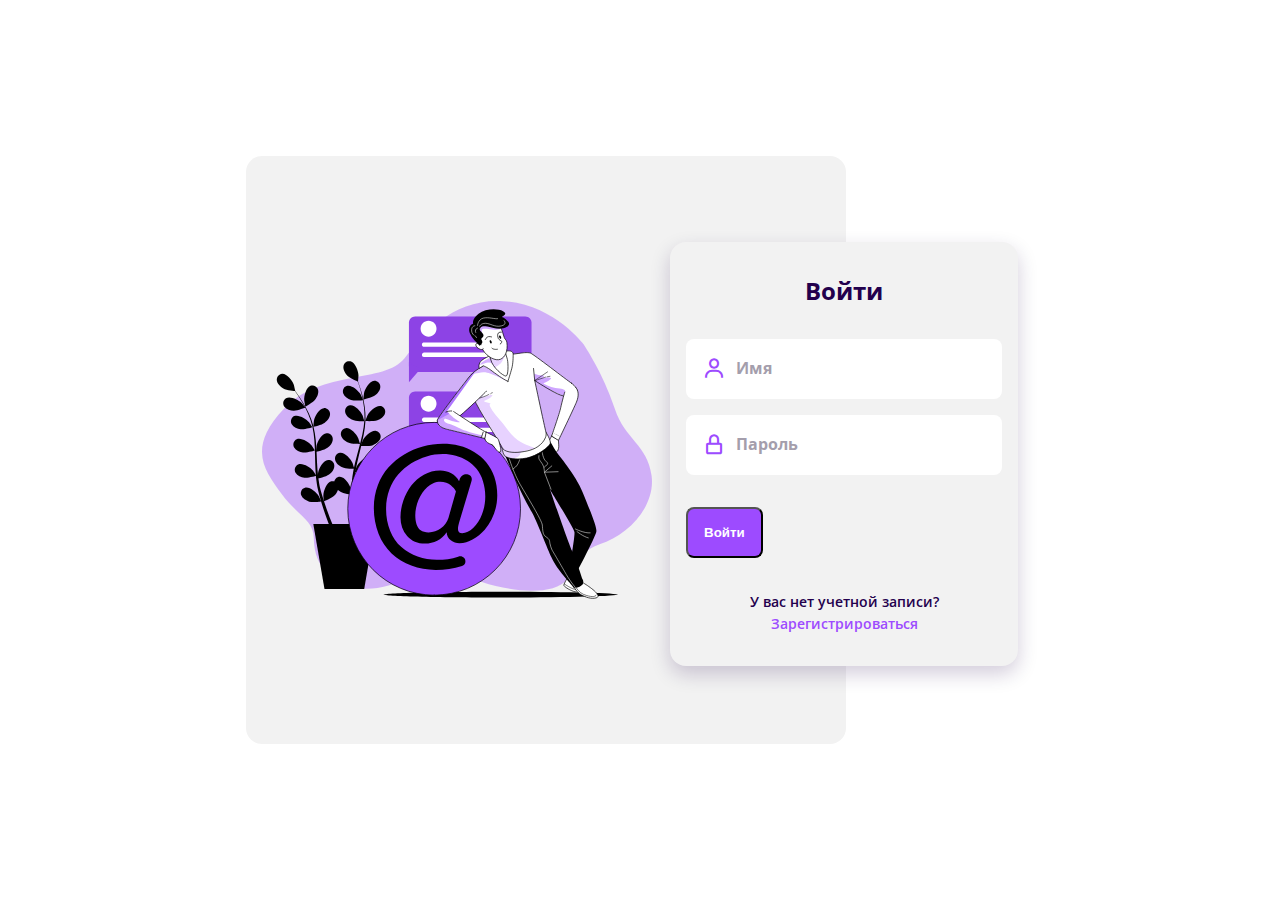
<file: index.html>
<!DOCTYPE html>
<html lang="ru">
	<head>
		<meta charset="UTF-8" />
		<meta name="viewport" content="width=device-width, initial-scale=1.0" />
		<link rel="stylesheet" href="login.css" />
		<link
			href="https://cdn.jsdelivr.net/npm/boxicons@2.0.5/css/boxicons.min.css"
			rel="stylesheet"
		/>
		<title>TO DO</title>
	</head>
	<body>
		<div class="login">
			<div class="login__content">
				<div class="login__img">
					<img src="img-login.svg" alt="" />
				</div>
				<div class="login__forms">
					<!-- Форма для входа -->
					<form action="" class="login__registre block" id="login-in">
						<h1 class="login__title">Войти</h1>
						<div class="login__box">
							<i class="bx bx-user login__icon"></i>
							<input
								type="text"
								name="username"
								placeholder="Имя"
								class="login__input"
								id="login-username"
							/>
						</div>
						<div class="login__box">
							<i class="bx bx-lock-alt login__icon"></i>
							<input
								type="password"
								name="password"
								placeholder="Пароль"
								class="login__input"
								id="login-password"
							/>
						</div>
						<input type="submit" value="Войти" class="login__button" />
						<div>
							<span class="login__account">У вас нет учетной записи?</span>
							<span class="login__signin" id="sign-up">Зарегистрироваться</span>
						</div>
					</form>
					<!-- Форма для регистрации -->
					<form action="" class="login__create none" id="login-up">
						<h1 class="login__title">Создать аккаунт</h1>
						<div class="login__box">
							<i class="bx bx-user login__icon"></i>
							<input
								type="text"
								name="username"
								placeholder="Имя"
								class="login__input"
								id="register-username"
							/>
						</div>
						<div class="login__box">
							<i class="bx bx-lock-alt login__icon"></i>
							<input
								type="password"
								name="password"
								placeholder="Пароль"
								class="login__input"
								id="register-password"
							/>
						</div>
						<input
							type="submit"
							value="Создать аккаунт"
							class="login__button"
						/>
						<div>
							<span class="login__account">У вас уже есть аккаунт?</span>
							<span class="login__signup" id="sign-in">Войти</span>
						</div>
					</form>
				</div>
			</div>
		</div>
		<!-- Контейнер для уведомлений -->
		<div class="notification" id="notification"></div>
		<!-- Подключение JavaScript-файла -->
		<script src="login.js"></script>
	</body>
</html>
</file>
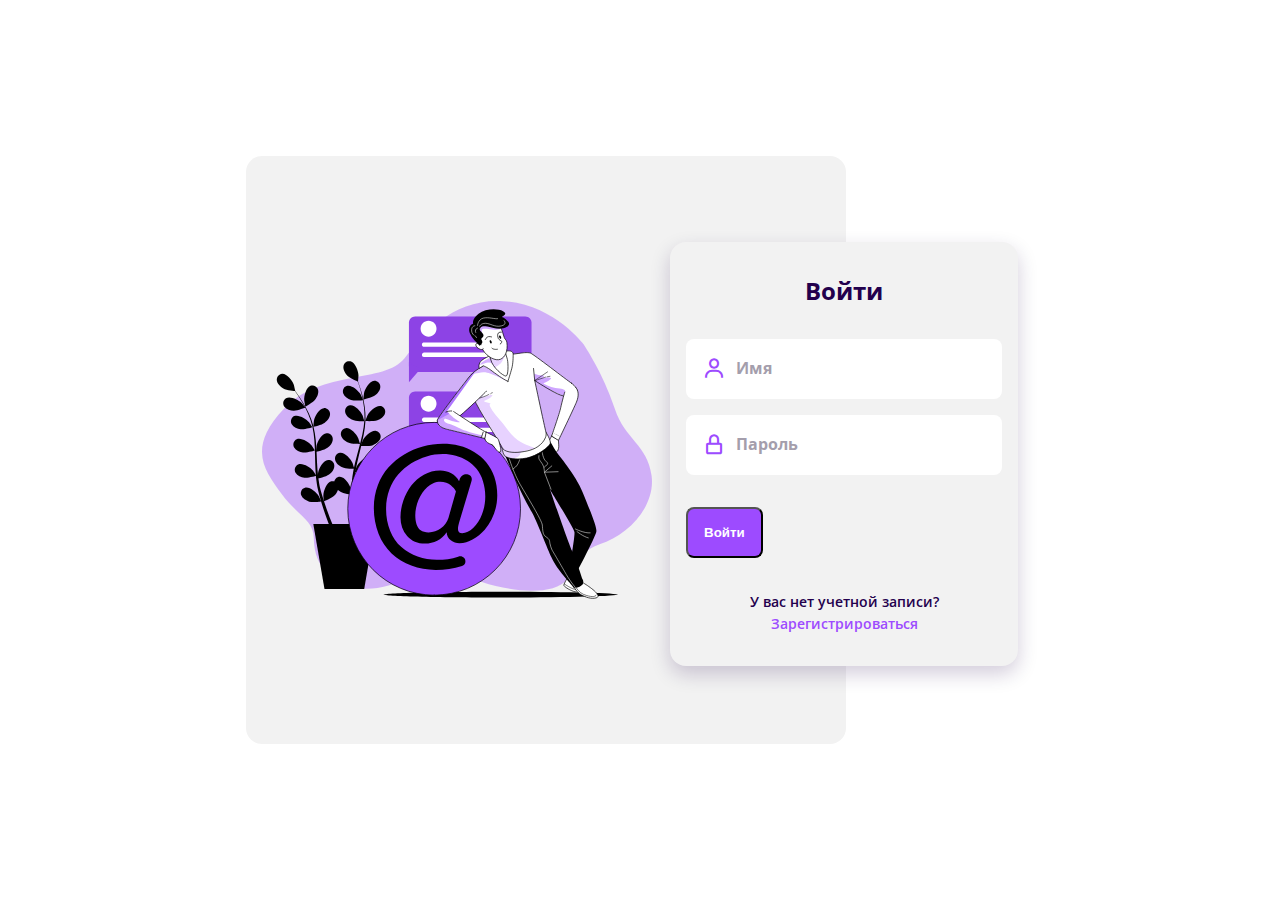
<file: login.html>
<!DOCTYPE html>
<html lang="ru">
	<head>
		<meta charset="UTF-8" />
		<meta name="viewport" content="width=device-width, initial-scale=1.0" />
		<link rel="stylesheet" href="login.css"" />
		<link
			href="https://cdn.jsdelivr.net/npm/boxicons@2.0.5/css/boxicons.min.css"
			rel="stylesheet"
		/>
		<title>TO DO</title>
	</head>
	<body>
		<div class="login">
			<div class="login__content">
				<div class="login__img">
					<img src="img-login.svg" alt="" />
				</div>
				<div class="login__forms">
					<form action="" class="login__registre" id="login-in">
						<h1 class="login__title">Войти</h1>
						<div class="login__box">
							<i class="bx bx-user login__icon"></i>
							<input
								type="text"
								name="username"
								placeholder="Имя"
								class="login__input"
								id="login-username"
							/>
						</div>
						<div class="login__box">
							<i class="bx bx-lock-alt login__icon"></i>
							<input
								type="password"
								name="password"
								placeholder="Пароль"
								class="login__input"
								id="login-password"
							/>
						</div>
						<input type="submit" value="Войти" class="login__button" />
						<div>
							<span class="login__account">У вас нет учетной записи?</span>
							<span class="login__signin" id="sign-up">Зарегистрироваться</span>
						</div>
					</form>
					<form action="" class="login__create none" id="login-up">
						<h1 class="login__title">Создать аккаунт</h1>
						<div class="login__box">
							<i class="bx bx-user login__icon"></i>
							<input
								type="text"
								name="username"
								placeholder="Имя"
								class="login__input"
								id="register-username"
							/>
						</div>
						<div class="login__box">
							<i class="bx bx-lock-alt login__icon"></i>
							<input
								type="password"
								name="password"
								placeholder="Пароль"
								class="login__input"
								id="register-password"
							/>
						</div>
						<input
							type="submit"
							value="Создать аккаунт"
							class="login__button"
						/>
						<div>
							<span class="login__account">У вас уже есть аккаунт?</span>
							<span class="login__signup" id="sign-in">Войти</span>
						</div>
					</form>
				</div>
			</div>
		</div>
		<div class="notification" id="notification"></div>
		<script src="login.js"></script>
	</body>
</html>
</file>
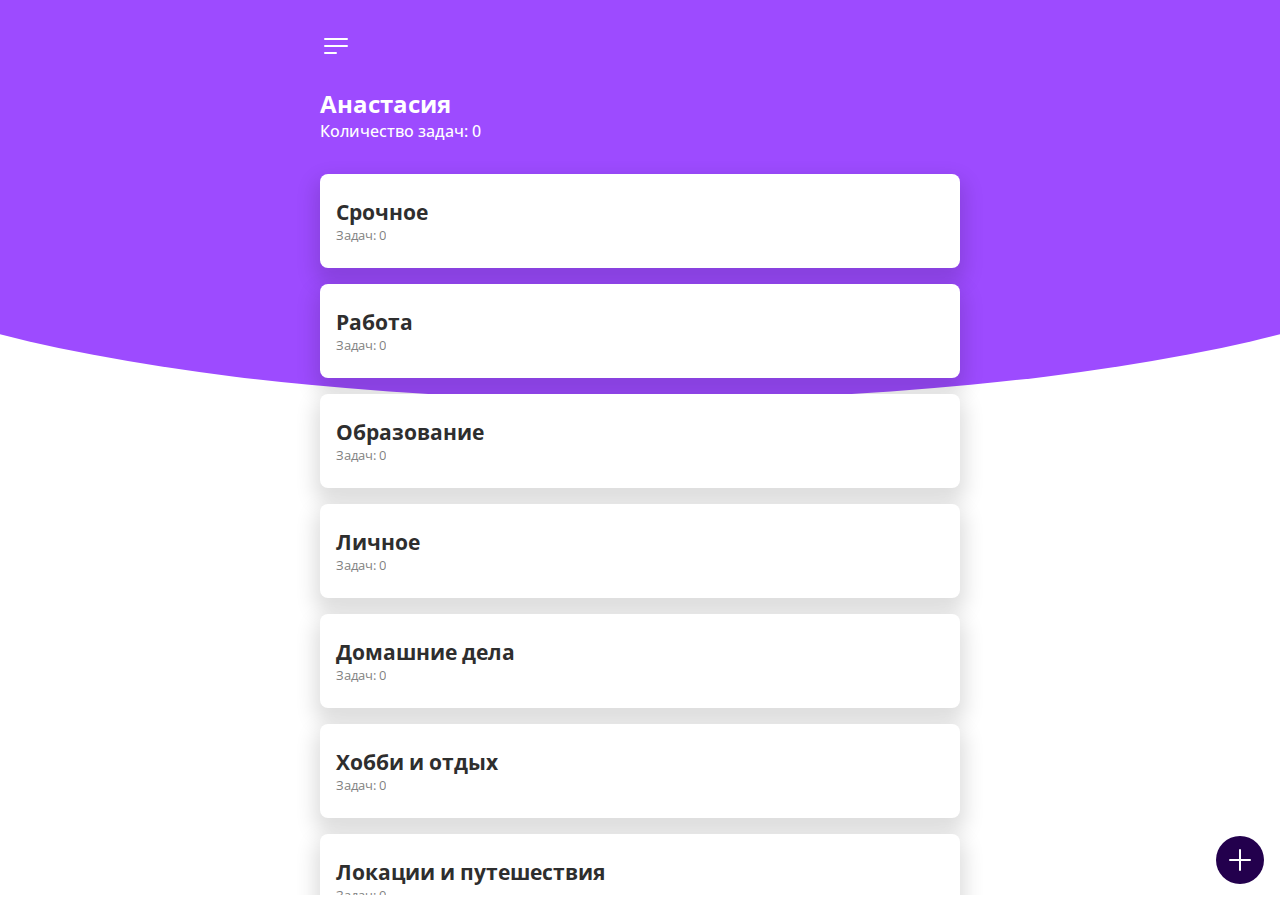
<file: task-planner.html>
<!DOCTYPE html>
<html lang="en">
	<head>
		<meta charset="UTF-8" />
		<meta name="viewport" content="width=device-width, initial-scale=1.0" />
		<meta name="theme-color" content="#ffffff" />
		<link rel="stylesheet" href="planner.css" />
		<title>TO DO</title>
		<meta
			name="description"
			content="Управляйте своими задачами без лишних усилий с помощью нашего приложения JavaScript Todos List App. Организуйте, расставляйте приоритеты и отслеживайте свои дела с помощью этого удобного веб-приложения."
		/>
		<meta
			name="keywords"
			content="JavaScript Todos List App, управление задачами, To-Do List Web App, организация задач, отслеживание дел, простой менеджер задач, инструмент продуктивности, удобный интерфейс, веб-организатор задач, JavaScript Task Tracker."
		/>
	</head>
	<body>
		<div class="wrapper">
			<div class="screen-backdrop"></div>
			<div class="home-screen screen">
				<div class="head-wrapper">
					<a href="index.html">
						<div class="menu-btn">
							<svg
								xmlns="http://www.w3.org/2000/svg"
								fill="none"
								viewBox="0 0 24 24"
								stroke-width="1.5"
								stroke="currentColor"
								class="w-6 h-6"
							>
								<path
									stroke-linecap="round"
									stroke-linejoin="round"
									d="M3.75 6.75h16.5M3.75 12h16.5m-16.5 5.25H12"
								/>
							</svg>
						</div>
					</a>
					<div class="welcome">
						<div class="content">
							<h1>Анастасия</h1>
							<p>Количество задач: <span id="total-tasks">0</span></p>
						</div>
					</div>
				</div>
				<div class="categories-wrapper">
					<div class="categories">
						<div class="category">
							<div class="left">
								<div class="content">
									<h1>Напиши свою первую задачу!</h1>
									<p></p>
								</div>
							</div>
							<div class="options">
								<div class="toggle-btn">
									<svg
										xmlns="http://www.w3.org/2000/svg"
										fill="none"
										viewBox="0 0 24 24"
										stroke-width="1.5"
										stroke="currentColor"
										class="w-6 h-6"
									>
										<path
											stroke-linecap="round"
											stroke-linejoin="round"
											d="M12 6.75a.75.75 0 110-1.5.75.75 0 010 1.5zM12 12.75a.75.75 0 110-1.5.75.75 0 010 1.5zM12 18.75a.75.75 0 110-1.5.75.75 0 010 1.5z"
										/>
									</svg>
								</div>
							</div>
						</div>
					</div>
				</div>
			</div>
			<div class="category-screen screen">
				<div class="head-wrapper">
					<div class="back-btn">
						<svg
							xmlns="http://www.w3.org/2000/svg"
							fill="none"
							viewBox="0 0 24 24"
							stroke-width="1.5"
							stroke="currentColor"
							class="w-6 h-6"
						>
							<path
								stroke-linecap="round"
								stroke-linejoin="round"
								d="M6.75 15.75L3 12m0 0l3.75-3.75M3 12h18"
							/>
						</svg>
					</div>
					<div class="options">
						<svg
							xmlns="http://www.w3.org/2000/svg"
							fill="none"
							viewBox="0 0 24 24"
							stroke-width="1.5"
							stroke="currentColor"
							class="w-6 h-6"
						>
							<path
								stroke-linecap="round"
								stroke-linejoin="round"
								d="M12 6.75a.75.75 0 110-1.5.75.75 0 010 1.5zM12 12.75a.75.75 0 110-1.5.75.75 0 010 1.5zM12 18.75a.75.75 0 110-1.5.75.75 0 010 1.5z"
							/>
						</svg>
					</div>
				</div>
				<div class="category-details">
					<div class="details">
						<p id="num-tasks"></p>
						<h1 id="category-title"></h1>
					</div>
				</div>
				<div class="tasks-wrapper">
					<div class="tasks">
						<div class="task-wrapper">
							<label for="task" class="task">
								<input type="checkbox" name="task" id="task" />
								<span class="checkmark"
									><svg
										xmlns="http://www.w3.org/2000/svg"
										fill="none"
										viewBox="0 0 24 24"
										stroke-width="1.5"
										stroke="currentColor"
										class="w-6 h-6"
									>
										<path
											stroke-linecap="round"
											stroke-linejoin="round"
											d="M4.5 12.75l6 6 9-13.5"
										/>
									</svg>
								</span>
								<p></p>
							</label>
							<div class="delete">
								<svg
									xmlns="http://www.w3.org/2000/svg"
									fill="none"
									viewBox="0 0 24 24"
									stroke-width="1.5"
									stroke="currentColor"
									class="w-6 h-6"
								>
									<path
										stroke-linecap="round"
										stroke-linejoin="round"
										d="M14.74 9l-.346 9m-4.788 0L9.26 9m9.968-3.21c.342.052.682.107 1.022.166m-1.022-.165L18.16 19.673a2.25 2.25 0 01-2.244 2.077H8.084a2.25 2.25 0 01-2.244-2.077L4.772 5.79m14.456 0a48.108 48.108 0 00-3.478-.397m-12 .562c.34-.059.68-.114 1.022-.165m0 0a48.11 48.11 0 013.478-.397m7.5 0v-.916c0-1.18-.91-2.164-2.09-2.201a51.964 51.964 0 00-3.32 0c-1.18.037-2.09 1.022-2.09 2.201v.916m7.5 0a48.667 48.667 0 00-7.5 0"
									/>
								</svg>
							</div>
						</div>
					</div>
				</div>
			</div>
			<div class="add-task-btn">
				<svg
					xmlns="http://www.w3.org/2000/svg"
					fill="none"
					viewBox="0 0 24 24"
					stroke-width="1.5"
					stroke="currentColor"
					class="w-6 h-6"
				>
					<path
						stroke-linecap="round"
						stroke-linejoin="round"
						d="M12 4.5v15m7.5-7.5h-15"
					/>
				</svg>
			</div>
			<div class="black-backdrop"></div>
			<div class="add-task">
				<div class="add-task-backdrop"></div>
				<h1 class="heading">Добавить задачу</h1>
				<div class="input-group">
					<label for="task-input"> Задача </label>
					<input type="text" id="task-input" required />
				</div>
				<div class="input-group">
					<label for="category-select"> Категория </label>
					<select id="category-select"></select>
				</div>
				<div class="btns">
					<button class="cancel-btn">Отмена</button>
					<button class="add-btn">Добавить</button>
				</div>
			</div>
		</div>

		<script src="script.js"></script>
	</body>
</html>
</file>
<file: login.css>
/*===== GOOGLE FONTS =====*/
@import url('https://fonts.googleapis.com/css2?family=Open+Sans:wght@400;600;700&display=swap');

/*===== VARIABLES CSS =====*/
:root {
	/*===== Colores =====*/
	--first-color: #9d4bff;
	--first-color-dark: #23004d;
	--first-color-light: #a49eac;
	--first-color-lighten: #f2f2f2;

	/*===== Font and typography =====*/
	--body-font: 'Open Sans', sans-serif;
	--h1-font-size: 1.5rem;
	--normal-font-size: 0.938rem;
	--small-font-size: 0.813rem;
}

@media screen and (min-width: 768px) {
	:root {
		--normal-font-size: 1rem;
		--small-font-size: 0.875rem;
	}
}

/*===== BASE =====*/
*,
::before,
::after {
	box-sizing: border-box;
}

body {
	margin: 0;
	padding: 0;
	font-family: var(--body-font);
	font-size: var(--normal-font-size);
	color: var(--first-color-dark);
}

h1 {
	margin: 0;
}

a {
	text-decoration: none;
}

img {
	max-width: 100%;
	height: auto;
	display: block;
}

/*===== LOGIN =====*/
.login {
	display: grid;
	grid-template-columns: 100%;
	height: 100vh;
	margin-left: 1.5rem;
	margin-right: 1.5rem;
}

.login__content {
	display: grid;
}

.login__img {
	justify-self: center;
}

.login__img img {
	width: 310px;
	margin-top: 1.5rem;
}

.login__forms {
	position: relative;
	height: 368px;
}

.login__registre,
.login__create {
	position: absolute;
	bottom: 1rem;
	width: 100%;
	background-color: var(--first-color-lighten);
	padding: 2rem 1rem;
	border-radius: 1rem;
	text-align: center;
	box-shadow: 0 8px 20px rgba(35, 0, 77, 0.2);
	animation-duration: 0.4s;
	animation-name: animate-login;
}

@keyframes animate-login {
	0% {
		transform: scale(1, 1);
	}
	50% {
		transform: scale(1.1, 1.1);
	}
	100% {
		transform: scale(1, 1);
	}
}

.login__title {
	font-size: var(--h1-font-size);
	margin-bottom: 2rem;
}

.login__box {
	display: grid;
	grid-template-columns: max-content 1fr;
	column-gap: 0.5rem;
	padding: 1.125rem 1rem;
	background-color: #fff;
	margin-top: 1rem;
	border-radius: 0.5rem;
}

.login__icon {
	font-size: 1.5rem;
	color: var(--first-color);
}

.login__input {
	border: none;
	outline: none;
	font-size: var(--normal-font-size);
	font-weight: 700;
	color: var(--first-color-dark);
}

.login__input::placeholder {
	font-size: var(--normal-font-size);
	font-family: var(--body-font);
	color: var(--first-color-light);
}

.login__forgot {
	display: block;
	width: max-content;
	margin-left: auto;
	margin-top: 0.5rem;
	font-size: var(--small-font-size);
	font-weight: 600;
	color: var(--first-color-light);
}

.login__button {
	display: block;
	padding: 1rem;
	margin: 2rem 0;
	background-color: var(--first-color);
	color: #fff;
	font-weight: 600;
	text-align: center;
	border-radius: 0.5rem;
	transition: 0.3s;
}

.login__button:hover {
	background-color: var(--first-color-dark);
}

.login__account,
.login__signin,
.login__signup {
	font-weight: 600;
	font-size: var(--small-font-size);
}

.login__account {
	color: var(--first-color-dark);
}

.login__signin,
.login__signup {
	color: var(--first-color);
	cursor: pointer;
}

.login__social {
	margin-top: 2rem;
}

.login__social-icon {
	font-size: 1.5rem;
	color: var(--first-color-dark);
	margin: 0 1.5rem;
}

/*Show login*/
.block {
	display: block;
}

/*Hidden login*/
.none {
	display: none;
}

/* ===== MEDIA QUERIES =====*/
@media screen and (min-width: 576px) {
	.login__forms {
		width: 348px;
		justify-self: center;
	}
}

@media screen and (min-width: 1024px) {
	.login {
		height: 100vh;
		overflow: hidden;
	}

	.login__content {
		grid-template-columns: repeat(2, max-content);
		justify-content: center;
		align-items: center;
		margin-left: 10rem;
	}

	.login__img {
		display: flex;
		width: 600px;
		height: 588px;
		background-color: var(--first-color-lighten);
		border-radius: 1rem;
		padding-left: 1rem;
	}

	.login__img img {
		width: 390px;
		margin-top: 0;
	}

	.login__registre,
	.login__create {
		left: -11rem;
	}

	.login__registre {
		bottom: -2rem;
	}

	.login__create {
		bottom: -5.5rem;
	}
}

/* ===== NOTIFICATIONS =====*/
.notification {
	position: fixed;
	top: 20px;
	left: 50%;
	transform: translateX(-50%);
	padding: 10px 20px;
	border-radius: 8px;
	background-color: var(--first-color);
	color: #fff;
	font-size: 16px;
	z-index: 9999;
	display: none;
}
</file>
<file: planner.css>
@import url('https://fonts.googleapis.com/css2?family=Open+Sans:wght@400;600;700&display=swap');

::-webkit-scrollbar {
	width: 0;
}

* {
	margin: 0;
	padding: 0;
	box-sizing: border-box;
}

body {
	min-height: 100vh;
	display: flex;
	align-items: center;
	justify-content: center;
	color: #2e2e2e;
	font-family: 'Open Sans', sans-serif;
	background-color: #fff;
}

.wrapper {
	position: relative;
	height: 100vh;
	width: 100%;
	overflow: hidden;
	padding: 30px 0 5px 0;
	display: flex;
}

.wrapper .screen {
	min-width: 100%;
	flex: 1;
	transition: all 0.3s;
}

.screen-backdrop {
	width: 135%;
	height: 25rem;
	position: absolute;
	top: 0;
	left: 50%;
	transform: translateX(-50%);
	border-radius: 0 0 50% 50%;
	background-color: #9d4bff;
	z-index: -1;
	transition: all 0.3s;
}

.wrapper.show-category .home-screen {
	transform: translateX(-100%);
}

.wrapper.show-category .category-screen {
	transform: translateX(-100%);
}

.wrapper.show-category .screen-backdrop {
	transform: translate(-50%, -60%);
}

.head-wrapper {
	padding: 0 320px;
}

.menu-btn {
	width: 2rem;
	cursor: pointer;
	color: #ffffff;
}

.menu-btn svg {
	color: #ffffff;
}

.welcome {
	display: flex;
	justify-content: space-between;
	margin-top: 20px;
	color: #ffffff;
}

.welcome h1 {
	font-size: 1.5rem;
}

.welcome p {
	font-weight: 500;
}

.categories-wrapper {
	margin-top: 1rem;
	padding: 0 320px;
	height: calc(100% - 8rem);
	overflow: auto;
}

.categories {
	padding-top: 1rem;
	display: flex;
	flex-direction: column;
	gap: 1rem;
}

.category {
	background: #fff;
	border-radius: 0.5rem;
	padding: 1.5rem 1rem;
	cursor: pointer;
	display: flex;
	justify-content: space-between;
	box-shadow: 0 10px 20px 5px #00000023;
	transition: all 0.3s;
}

.category:hover {
	transform: translateY(-5px);
	box-shadow: 0 10px 20px 5px #00000040;
}

.category .left {
	display: flex;
	gap: 1.5rem;
	align-items: center;
}

.category .content h1 {
	font-size: 1.3rem;
}

.category .content p {
	color: #2e2e2e;
	font-size: 0.8rem;
	opacity: 0.6;
}

.category .options {
	opacity: 0;
	visibility: hidden;
	transition: all 0.3s;
}

.category:hover .options {
	opacity: 1;
	visibility: visible;
}

.category .toggle-btn {
	width: 2rem;
	cursor: pointer;
	opacity: 0.6;
}

.category .toggle-btn:hover {
	opacity: 1;
}

/* Category Screen */
.category-screen .head-wrapper {
	display: flex;
	justify-content: space-between;
	align-items: center;
}

.category-screen .head-wrapper svg {
	width: 2rem;
	cursor: pointer;
	color: #fff;
}

.category-details {
	padding: 0 320px;
	margin-top: 7rem;
	display: flex;
	align-items: center;
	gap: 1rem;
}

.category-details .details p {
	opacity: 0.6;
}

/* tasks */
.tasks-wrapper {
	padding: 0 320px;
	margin-top: 1rem;
	height: calc(100% - 12rem);
	padding-bottom: 20px;
	overflow: auto;
}

.tasks {
	padding-top: 1rem;
	display: flex;
	flex-direction: column;
	gap: 1rem;
}

.task-wrapper {
	display: flex;
	justify-content: space-between;
	align-items: center;
}

.task {
	display: flex;
	gap: 0.5rem;
	align-items: center;
	font-size: 1.1rem;
	font-weight: 500;
	width: max-content;
	cursor: pointer;
}

.task input {
	display: none;
}

.task .checkmark {
	width: 1.4rem;
	height: 1.4rem;
	border-radius: 2px;
	border: 1px solid #2e2e2e;
	display: flex;
	justify-content: center;
	align-items: center;
}

.task .checkmark svg {
	width: 1rem;
	color: #2e2e2e;
	opacity: 0;
	transition: all 0.3s;
}

.task:hover .checkmark svg {
	opacity: 1;
}

.task .checkmark svg path {
	stroke-width: 3;
}

.task input:checked ~ .checkmark {
	background-color: #2e2e2e;
}

.task input:checked ~ .checkmark svg {
	opacity: 1;
	color: #fff;
}

.task input:checked ~ p {
	text-decoration: line-through;
	opacity: 0.6;
}

.task-wrapper .delete {
	min-width: 2.3rem;
	height: 2.3rem;
	padding: 0.5rem;
	border-radius: 50%;
	color: #2e2e2e;
	cursor: pointer;
	background-color: rgba(0, 0, 0, 0.031);
	opacity: 0;
	visibility: hidden;
	transition: all 0.3s;
}

.task-wrapper:hover .delete {
	opacity: 1;
	visibility: visible;
}

.task-wrapper .delete:hover {
	color: red;
	background-color: rgba(0, 0, 0, 0.1);
}

.no-tasks {
	margin-top: 5rem;
	text-align: center;
	font-size: 1.5rem;
	opacity: 0.6;
}

/* Add Task */
.add-task-btn {
	position: absolute;
	bottom: 1rem;
	right: 1rem;
	width: 3rem;
	height: 3rem;
	border-radius: 50%;
	cursor: pointer;
	display: flex;
	align-items: center;
	justify-content: center;
	background-color: #23004d;
	transition: all 0.3s;
}

.add-task-btn:hover {
	transform: scale(1.1);
}

.add-task-btn.active {
	z-index: 1;
	bottom: 20rem;
	transform: rotate(45deg);
}

.add-task-btn svg {
	width: 2rem;
	color: #fff;
}

.add-task {
	position: absolute;
	bottom: -100%;
	left: 0;
	width: 100%;
	padding: 20px 30px;
	transition: all 0.3s;
}

.add-task.active {
	bottom: 0;
}

.add-task .heading {
	font-size: 1.5rem;
	margin-bottom: 1rem;
}

.input-group {
	position: relative;
	margin-bottom: 20px;
}

.input-group input,
.input-group label {
	display: block;
	width: 100%;
}

.input-group input,
.input-group select {
	width: 100%;
	border: 1px solid #ccc;
	border-radius: 5px;
	padding: 10px;
	font-size: 16px;
}

.input-group label {
	width: max-content;
	padding: 0 5px;
	margin-top: 5px;
	font-size: 14px;
	color: #666;
	margin-bottom: 5px;
}

.btns {
	display: flex;
	gap: 1rem;
	justify-content: flex-end;
	align-items: center;
}

.btns button {
	padding: 10px 20px;
	border-radius: 5px;
	border: none;
	cursor: pointer;
	font-size: 14px;
	font-weight: 600;
	transition: all 0.3s;
	z-index: 1;
}

button.add-btn {
	background-color: #9d4bff;
	color: #fff;
}

.add-task-backdrop {
	position: absolute;
	bottom: 0;
	left: 50%;
	transform: translateX(-50%);
	width: 135%;
	height: 20rem;
	border-radius: 50% 50% 0 0;
	background-color: #fff;
}

.black-backdrop {
	position: absolute;
	top: 0;
	left: 0;
	width: 100%;
	height: 100%;
	backdrop-filter: blur(5px);
	background-color: #00000023;
	opacity: 0;
	visibility: hidden;
	transition: all 0.3s;
}

.black-backdrop.active {
	opacity: 1;
	visibility: visible;
}

@media (max-width: 768px) {
	.task {
		font-size: 0.8rem;
	}

	.categories-wrapper {
		padding: 0 30px;
	}

	.head-wrapper {
		padding: 0 30px;
	}

	.category-details {
		padding: 0 30px;
	}

	.tasks-wrapper {
		padding: 0 30px;
	}

	.task-wrapper .delete {
		min-width: 2rem;
		height: 2rem;
	}

	.task {
		font-size: 0.8rem;
	}
}

/* ===== NOTIFICATIONS =====*/
.notification {
	position: fixed;
	top: 20px;
	left: 50%;
	transform: translateX(-50%);
	padding: 10px 20px;
	border-radius: 8px;
	background-color: var(--first-color);
	color: #fff;
	font-size: 16px;
	z-index: 9999;
	display: none;
}
</file>
